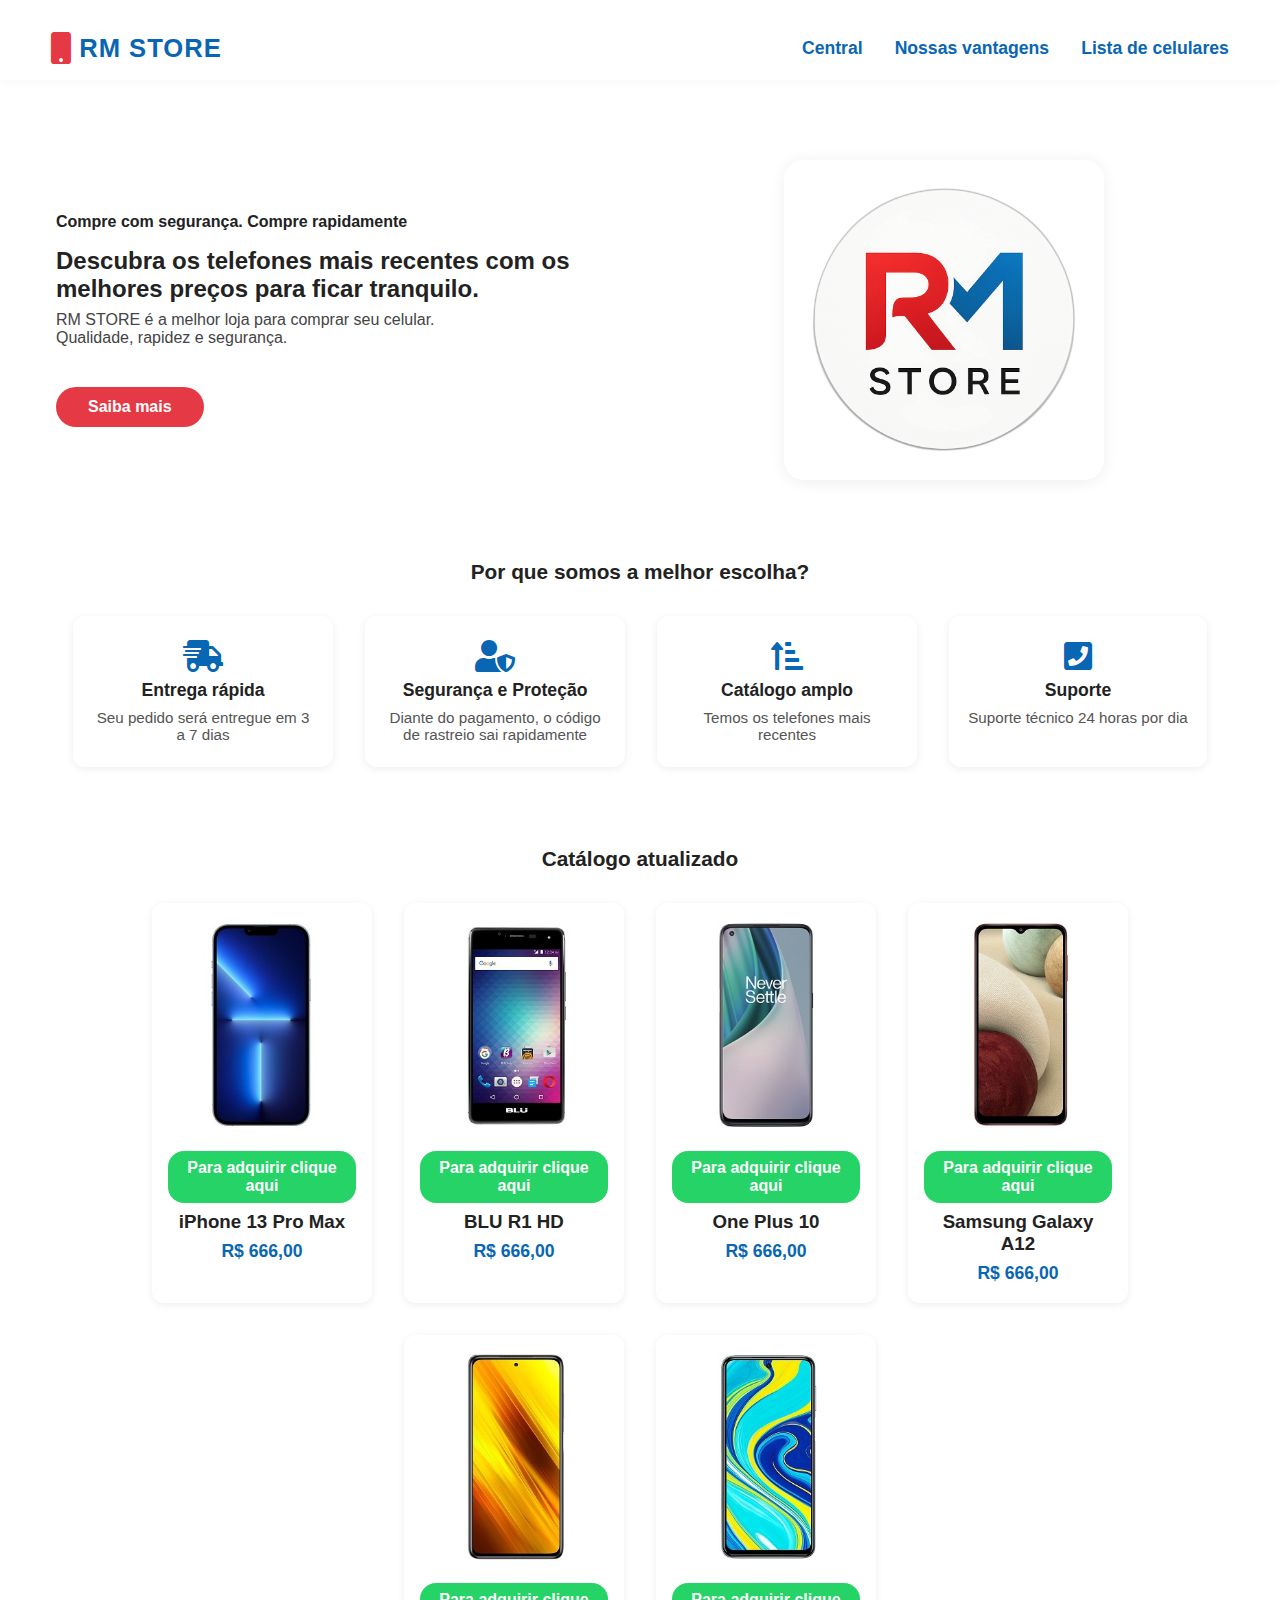
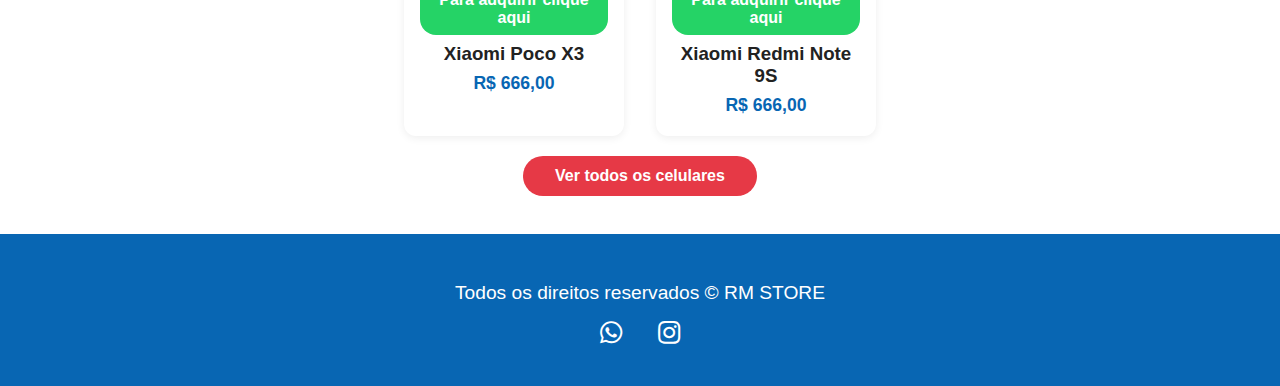
<file: index.html>
<!DOCTYPE html>
<html lang="pt-br">
<head>
    <meta charset="UTF-8">
    <meta http-equiv="X-UA-Compatible" content="IE=edge">
    <meta name="viewport" content="width=device-width, initial-scale=1.0">
    <title>📱 RM STORE</title>
    <link rel="stylesheet" href="https://pro.fontawesome.com/releases/v5.10.0/css/all.css" crossorigin="anonymous"/>
    <link rel="stylesheet" href="css/master.css">
</head>
<body>
    <nav>
        <div class="logo">
          <i class="fas fa-mobile"></i>
          <h4>RM STORE</h4>
        </div>
        <div class="bars-menu">
          <i class="fas fa-bars"></i>
        </div>
        <ul class="nav-items">
          <li class="nav-item"><a href="#" class="nav-link">Central</a></li>
          <li class="nav-item"><a href="#features" class="nav-link">Nossas vantagens</a></li>
          <li class="nav-item"><a href="#newest" class="nav-link">Lista de celulares</a></li>
        </ul>
    </nav>
     
    <!-- Banner principal -->
    <section class="banner-section">
      <div class="banner-content">
        <h4>Compre com segurança. Compre rapidamente</h4>
        <h1>Descubra os telefones mais recentes com os melhores preços para ficar tranquilo.</h1>
        <p>RM STORE é a melhor loja para comprar seu celular.<br>
          <span class="purple">Qualidade, rapidez e segurança.</span> 
        </p>
        <a href="about.html" target="_blank" class="about-btn">Saiba mais</a>
      </div>
      <div class="banner-image">
        <img src="images/phone.png" alt="RM STORE">
      </div>
    </section>
    
    <!-- Vantagens -->
    <section class="features" id="features">
      <div class="features-section">
        <h4>Por que somos a melhor escolha?</h4>
        <div class="qualities">
          <div class="quality">
            <i class="fas fa-shipping-fast"></i>
            <h3>Entrega rápida</h3>
            <p>Seu pedido será entregue em 3 a 7 dias</p>
          </div>
          <div class="quality">
            <i class="fas fa-user-shield"></i>
            <h3>Segurança e Proteção</h3>
            <p>Diante do pagamento, o código de rastreio sai rapidamente</p>
          </div>
          <div class="quality">
            <i class="fas fa-sort-amount-up-alt"></i>
            <h3>Catálogo amplo</h3>
            <p>Temos os telefones mais recentes</p>
          </div>
          <div class="quality">
            <i class="fas fa-phone-square"></i>
            <h3>Suporte</h3>
            <p>Suporte técnico 24 horas por dia</p>
          </div>
        </div>
      </div>
    </section>
    
    <!-- Catálogo -->
    <section class="newest-phones" id="newest">
      <div class="phones-section">
        <h4>Catálogo atualizado</h4>
        <div class="phones">
          <!-- Repita este bloco para cada celular -->
          <div class="phone">
            <a href="https://wa.me/5599992180675?text=Olá!%20Gostaria%20de%20comprar%20um%20celular." target="_blank">
              <img src="images/apple-iphone-13-pro-max.jpg" alt="iPhone 13 Pro Max">
            </a>
            <a href="https://wa.me/5599992180675?text=Olá!%20Gostaria%20de%20comprar%20um%20celular." target="_blank" class="btn-whatsapp">
              Para adquirir clique aqui
            </a>
            <h3>iPhone 13 Pro Max</h3>
            <p class="preco">R$ 666,00</p>
          </div>
          <div class="phone">
            <a href="https://wa.me/5599992180675?text=Olá!%20Gostaria%20de%20comprar%20um%20celular." target="_blank">
              <img src="images/blu-r1-hd.jpg" alt="BLU R1 HD" style="cursor: pointer;">
            </a>
            <a href="https://wa.me/5599992180675?text=Olá!%20Gostaria%20de%20comprar%20um%20celular." target="_blank" class="btn-whatsapp">
              Para adquirir clique aqui
            </a>
            <h3>BLU R1 HD</h3>
            <p class="preco">R$ 666,00</p>
          </div>
          <div class="phone">
            <a href="https://wa.me/5599992180675?text=Olá!%20Gostaria%20de%20comprar%20um%20celular." target="_blank">
              <img src="images/one-plus.jpg" alt="One Plus 10" style="cursor: pointer;">
            </a>
            <a href="https://wa.me/5599992180675?text=Olá!%20Gostaria%20de%20comprar%20um%20celular." target="_blank" class="btn-whatsapp">
              Para adquirir clique aqui
            </a>
            <h3>One Plus 10</h3>
            <p class="preco">R$ 666,00</p>
          </div>
          <div class="phone">
            <a href="https://wa.me/5599992180675?text=Olá!%20Gostaria%20de%20comprar%20um%20celular." target="_blank">
              <img src="images/samsung-galaxy-a1.jpg" alt="Samsung Galaxy A12" style="cursor: pointer;">
            </a>
            <a href="https://wa.me/5599992180675?text=Olá!%20Gostaria%20de%20comprar%20um%20celular." target="_blank" class="btn-whatsapp">
              Para adquirir clique aqui
            </a>
            <h3>Samsung Galaxy A12</h3>
            <p class="preco">R$ 666,00</p>
          </div>
          <div class="phone">
            <a href="https://wa.me/5599992180675?text=Olá!%20Gostaria%20de%20comprar%20um%20celular." target="_blank">
              <img src="images/xiaomi--poco-x3.jpg" alt="Xiaomi Poco X3" style="cursor: pointer;">
            </a>
            <a href="https://wa.me/5599992180675?text=Olá!%20Gostaria%20de%20comprar%20um%20celular." target="_blank" class="btn-whatsapp">
              Para adquirir clique aqui
            </a>
            <h3>Xiaomi Poco X3</h3>
            <p class="preco">R$ 666,00</p>
          </div>
          <div class="phone">
            <a href="https://wa.me/5599992180675?text=Olá!%20Gostaria%20de%20comprar%20um%20celular." target="_blank">
              <img src="images/xiaomi--redmi-note-9s.jpg" alt="Xiaomi Redmi Note 9S" style="cursor: pointer;">
            </a>
            <a href="https://wa.me/5599992180675?text=Olá!%20Gostaria%20de%20comprar%20um%20celular." target="_blank" class="btn-whatsapp">
              Para adquirir clique aqui
            </a>
            <h3>Xiaomi Redmi Note 9S</h3>
            <p class="preco">R$ 666,00</p>
          </div>
        </div>
        <div class="center-btn">
          <a href="more.html" target="_blank" class="btn">Ver todos os celulares</a>
        </div>
      </div>
    </section>
    
    <footer>
      <div class="footer-section">
        <p>Todos os direitos reservados © RM STORE </p>
        <div class="socials">
          <a href="https://wa.me/5599992180675" target="_blank"><i class="fab fa-whatsapp"></i></a>
          <a href="https://www.instagram.com/rmstore.slz" target="_blank"><i class="fab fa-instagram"></i></a>
        </div>
      </div>
    </footer>
    <script src="main.js"></script>
</body>
</html>
</file>
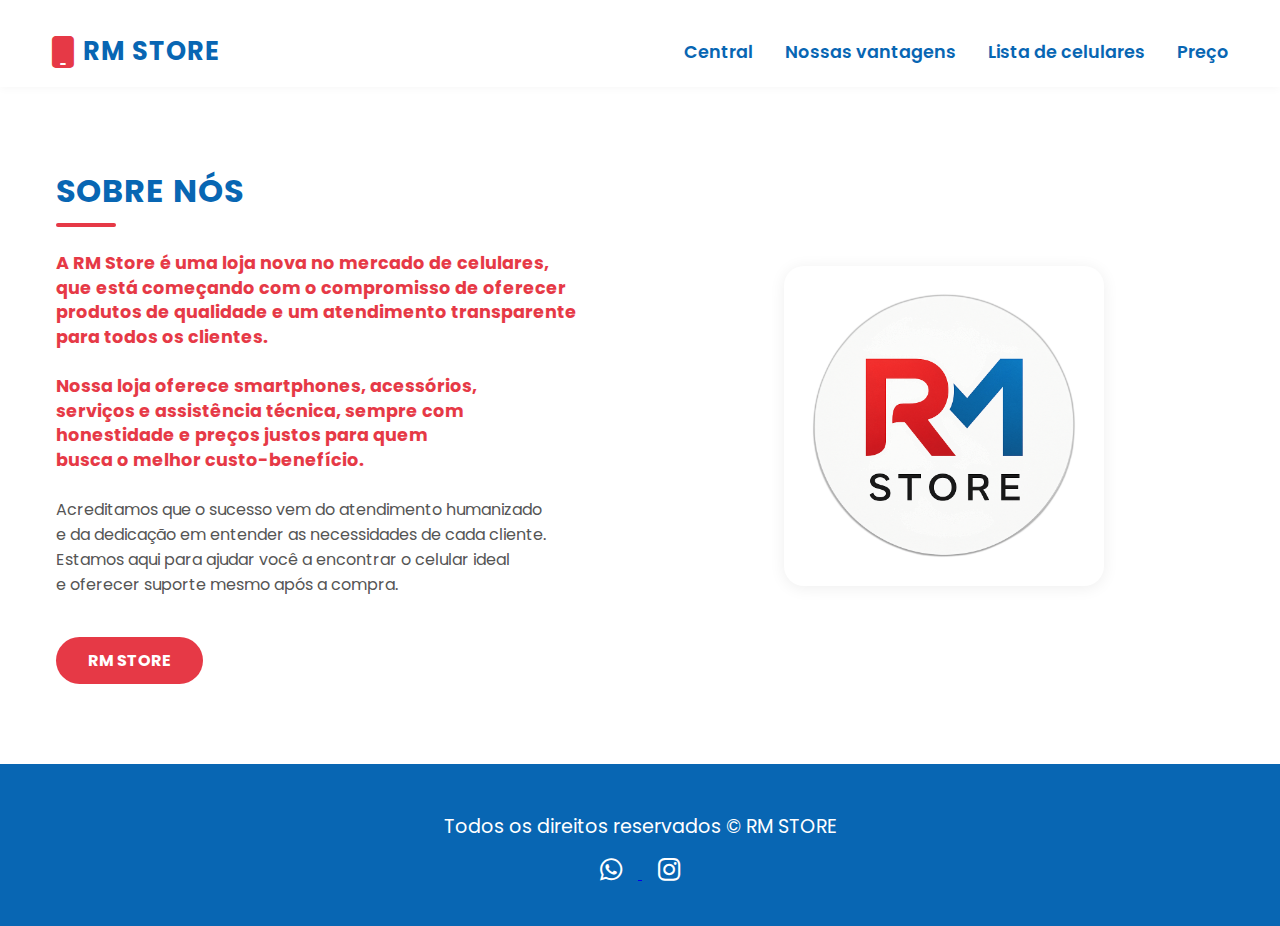
<file: about.html>
<!DOCTYPE html>
<html lang="pt-br">
<head>
  <meta charset="UTF-8">
  <meta http-equiv="X-UA-Compatible" content="IE=edge">
  <meta name="viewport" content="width=device-width, initial-scale=1.0">
  <title>RM STORE</title>
  <!-- Fontes do Google -->
  <link rel="preconnect" href="https://fonts.googleapis.com">
  <link rel="preconnect" href="https://fonts.gstatic.com" crossorigin>
  <link href="https://fonts.googleapis.com/css2?family=Cairo&family=Poppins:ital,wght@0,200;0,300;0,400;0,500;0,800;1,600;1,900&family=Work+Sans:ital,wght@0,300;0,400;0,500;0,700;0,900;1,200&display=swap" rel="stylesheet">
  <!-- CSS correto -->
  <link rel="stylesheet" href="css/master.css">
  <!-- Font Awesome -->
  <link rel="stylesheet" href="https://cdnjs.cloudflare.com/ajax/libs/font-awesome/6.5.0/css/all.min.css">
</head>
<body>

  <nav>
    <div class="logo">
      <i class="fas fa-mobile"></i>
      <h4>RM STORE</h4>
    </div>
    <div class="bars-menu">
      <i class="fas fa-bars"></i>
    </div>
    <ul class="nav-items">
      <li class="nav-item">
        <a href="index.html" class="nav-link">Central</a>
      </li>
      <li class="nav-item">
        <a href="index.html" class="nav-link">Nossas vantagens</a>
      </li>
      <li class="nav-item">
        <a href="More.html" class="nav-link">Lista de celulares</a>
      </li>
      <li class="nav-item">
        <a href="table.html" class="nav-link">Preço</a>
      </li>
    </ul>
  </nav>

  <div class="about-section">
    <div class="about-content">
      <h2>SOBRE NÓS</h2>
      <div class="about-underline"></div>
      <h3>
        A RM Store é uma loja nova no mercado de celulares,<br>
        que está começando com o compromisso de oferecer<br>
        produtos de qualidade e um atendimento transparente<br>
        para todos os clientes.<br><br>
        Nossa loja oferece smartphones, acessórios,<br>
        serviços e assistência técnica, sempre com<br>
        honestidade e preços justos para quem<br>
        busca o melhor custo-benefício.
      </h3>
      <p>
        Acreditamos que o sucesso vem do atendimento humanizado<br>
        e da dedicação em entender as necessidades de cada cliente.<br>
        Estamos aqui para ajudar você a encontrar o celular ideal<br>
        e oferecer suporte mesmo após a compra.
      </p>
      <a href="#" class="about-btn">RM STORE</a>
    </div>
    <div class="about-image">
      <img src="images/phone.png" alt="RM STORE">
    </div>
  </div>

  <footer>
    <div class="footer-section">
      <p>Todos os direitos reservados © RM STORE </p>
      <div class="socials">
        <a href="https://wa.me/5599992180675" target="_blank">
          <i class="fab fa-whatsapp"></i>
        </a>
        <a href="https://www.instagram.com/rmstore.slz" target="_blank">
          <i class="fab fa-instagram"></i>
        </a>
      </div>
    </div>
  </footer>
      <script src="main.js"></script>
</body>
</html>
</file>
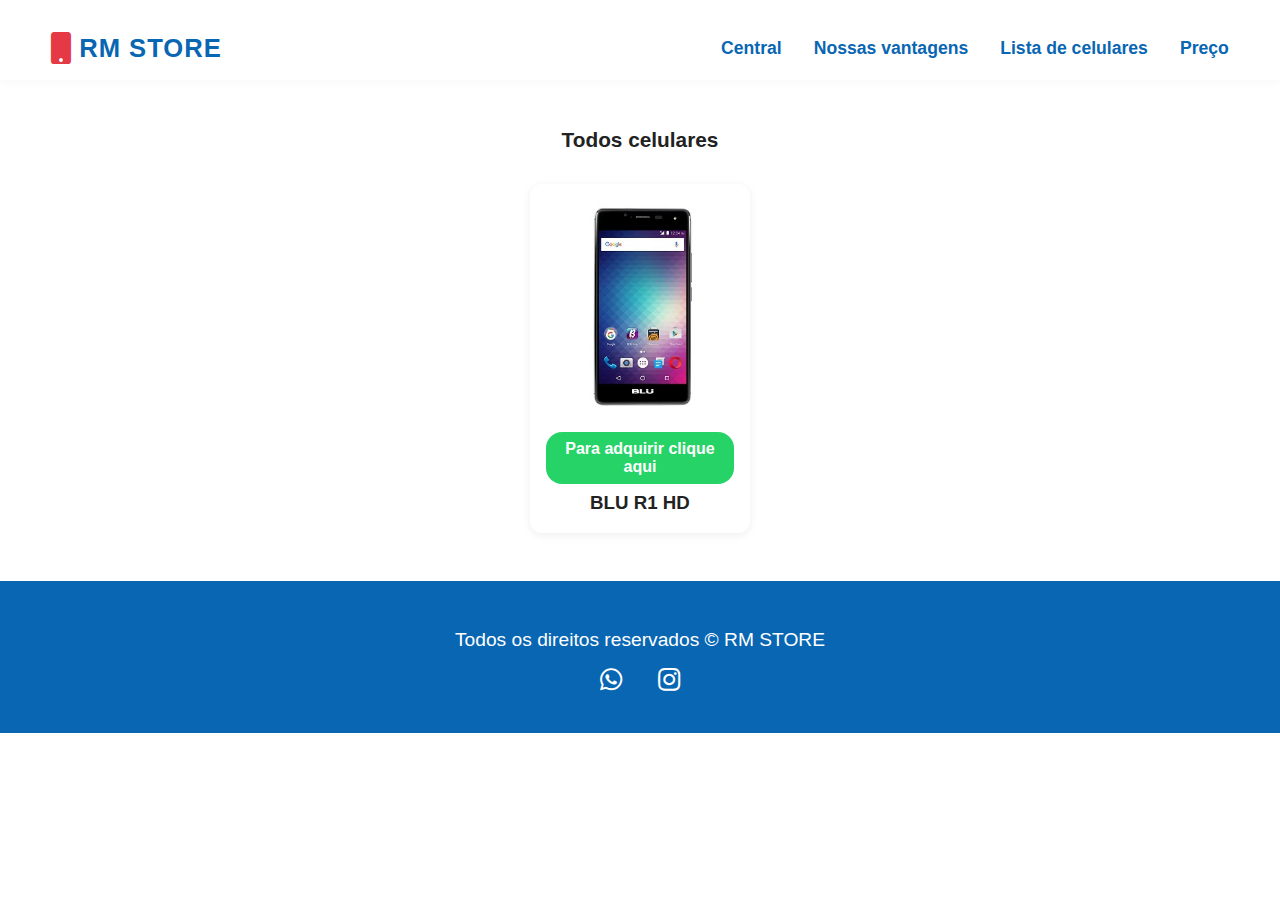
<file: more.html>
<!DOCTYPE html>
<html lang="pt-br">
<head>
    <meta charset="UTF-8">
    <meta http-equiv="X-UA-Compatible" content="IE=edge">
    <meta name="viewport" content="width=device-width, initial-scale=1.0">
    <title>Todos os celulares | RM STORE</title>
    <link rel="stylesheet" href="https://pro.fontawesome.com/releases/v5.10.0/css/all.css" crossorigin="anonymous"/>
    <link rel="stylesheet" href="css/master.css">
</head>
<body>
    <nav>
        <div class="logo">
          <i class="fas fa-mobile"></i>
          <h4>RM STORE</h4>
        </div>
        <div class="bars-menu" id="menu-toggle">
          <i class="fas fa-ellipsis-v"></i> <!-- Três pontinhos verticais -->
        </div>
        <ul class="nav-items" id="nav-items">
          <li class="nav-item"><a href="index.html" class="nav-link">Central</a></li>
          <li class="nav-item"><a href="index.html#features" class="nav-link">Nossas vantagens</a></li>
          <li class="nav-item"><a href="more.html" class="nav-link">Lista de celulares</a></li>
          <li class="nav-item"><a href="table.html" class="nav-link">Preço</a></li>
        </ul>
    </nav>

    <section class="newest-phones" id="newest">
        <div class="phones-section">
          <h4>Todos celulares</h4>
          <div class="phones">
            <div class="phone">
              <a href="https://wa.me/5599992180675?text=Olá!%20Gostaria%20de%20comprar%20um%20celular." target="_blank">
                <img src="images/blu-r1-hd.jpg" alt="Clique para comprar no WhatsApp">
              </a>
              <a href="https://wa.me/5599992180675?text=Olá!%20Gostaria%20de%20comprar%20um%20celular." target="_blank" class="btn-whatsapp">
                Para adquirir clique aqui
              </a>
              <h3>BLU R1 HD</h3>
            </div>
            <!-- Adicione mais blocos .phone para outros celulares -->
          </div>
        </div>
    </section>
      
    <footer>
      <div class="footer-section">
        <p>Todos os direitos reservados © RM STORE</p>
        <div class="socials">
          <a href="https://wa.me/5599992180675" target="_blank"><i class="fab fa-whatsapp"></i></a>
          <a href="https://www.instagram.com/rmstore.slz" target="_blank"><i class="fab fa-instagram"></i></a>
        </div>
      </div>
    </footer>
        <script src="main.js"></script>
</body>
</html>
</file>
<file: css/master.css>
@import url("https://fonts.googleapis.com/css2?family=Lalezar&display=swap");
@import url("https://fonts.googleapis.com/css2?family=Tajawal:wght@300;700&display=swap");

/* Variáveis de cor */
:root {
  --azul: #0866b3;
  --vermelho: #e63946;
  --vermelho-claro: #ff6b81;
  --cinza: #f5f6fa;
  --preto: #222;
  --branco: #fff;
  --cinza-texto: #555;
  --fonte-principal: 'Poppins', 'Cairo', 'Work Sans', Arial, sans-serif;
}

/* Reset básico */
* {
  margin: 0;
  padding: 0;
  box-sizing: border-box;
}

body {
  font-family: var(--fonte-principal);
  background: var(--branco);
  color: var(--preto);
  min-height: 100vh;
}

/* NAVBAR */
nav {
  display: flex;
  align-items: center;
  justify-content: space-between;
  padding: 2rem 4vw 1rem 4vw;
  background: var(--branco);
  box-shadow: 0 2px 8px rgba(0,0,0,0.03);
  position: relative;
  z-index: 10;
}

.logo {
  display: flex;
  align-items: center;
  gap: 0.5rem;
}

.logo i {
  color: var(--vermelho);
  font-size: 2rem;
}

.logo h4 {
  color: var(--azul);
  font-size: 1.6rem;
  font-weight: bold;
  letter-spacing: 1px;
}

/* Menu hamburguer (três pontinhos) */
.bars-menu {
  display: none;
  font-size: 2rem;
  color: var(--azul, #0866b3);
  cursor: pointer;
  margin-left: auto;
}

.nav-items {
  display: flex;
  gap: 2rem;
  list-style: none;
}

.nav-link {
  color: var(--azul);
  text-decoration: none;
  font-weight: 600;
  font-size: 1.1rem;
  transition: color 0.2s;
}

.nav-link:hover {
  color: var(--vermelho);
}

@media (max-width: 900px) {
  .bars-menu {
    display: block;
  }
  .nav-items {
    display: none;
    position: absolute;
    top: 70px;
    right: 0;
    background: #fff;
    flex-direction: column;
    width: 100vw;
    box-shadow: 0 2px 8px rgba(0,0,0,0.1);
    z-index: 99;
    padding: 1rem 0;
    gap: 1.2rem;
    align-items: center;
  }
  .nav-items.active {
    display: flex;
  }
  nav {
    position: relative;
  }
}

/* ABOUT SECTION */
.about-section {
  display: flex;
  align-items: center;
  justify-content: center;
  gap: 3rem;
  max-width: 1200px;
  margin: 3rem auto;
  padding: 2rem 1rem;
}

.about-content {
  flex: 1;
  display: flex;
  flex-direction: column;
  align-items: flex-start;
}

.about-content h2 {
  color: var(--azul);
  font-size: 2rem;
  font-weight: bold;
  margin-bottom: 0.5rem;
  text-transform: uppercase;
  letter-spacing: 1px;
}

.about-underline {
  width: 60px;
  height: 4px;
  background: var(--vermelho);
  border-radius: 2px;
  margin-bottom: 1.5rem;
}

.about-content h3 {
  color: var(--vermelho);
  font-size: 1.1rem;
  font-weight: bold;
  margin-bottom: 1.5rem;
  line-height: 1.4;
}

.about-content p {
  color: var(--cinza-texto);
  font-size: 1rem;
  margin-bottom: 1.5rem;
}

.about-btn {
  display: inline-block;
  background: var(--vermelho);
  color: #fff;
  padding: 0.7rem 2rem;
  border-radius: 2rem;
  text-decoration: none;
  font-weight: bold;
  margin-top: 1rem;
  transition: background 0.2s;
  border: none;
  cursor: pointer;
}

.about-btn:hover {
  background: var(--azul);
}

.about-image {
  flex: 1;
  display: flex;
  align-items: center;
  justify-content: center;
}

.about-image img {
  max-width: 320px;
  width: 100%;
  border-radius: 20px;
  box-shadow: 0 2px 16px rgba(0,0,0,0.07);
}

/* BANNER SECTION */
.banner-section {
  display: flex;
  align-items: center;
  justify-content: center;
  gap: 3rem;
  max-width: 1200px;
  margin: 3rem auto 2rem auto;
  padding: 2rem 1rem;
}

.banner-content {
  flex: 1;
  min-width: 260px;
}

.banner-content h1 {
  font-size: 1.5rem;
  margin: 1rem 0 0.5rem 0;
  font-weight: bold;
}

.banner-content h4 {
  font-size: 1rem;
  font-weight: bold;
  margin-bottom: 0.5rem;
}

.banner-content p {
  margin-bottom: 1.5rem;
  color: #444;
}

.banner-image {
  flex: 1;
  display: flex;
  align-items: center;
  justify-content: center;
}

.banner-image img {
  max-width: 320px;
  width: 100%;
  border-radius: 20px;
  box-shadow: 0 2px 16px rgba(0,0,0,0.07);
}

/* Features (vantagens) */
.features-section {
  max-width: 1200px;
  margin: 2rem auto;
  padding: 1rem;
}

.features-section h4 {
  text-align: center;
  font-size: 1.3rem;
  margin-bottom: 2rem;
  font-weight: bold;
}

.qualities {
  display: flex;
  gap: 2rem;
  justify-content: center;
  flex-wrap: wrap;
}

.quality {
  background: #fff;
  border-radius: 12px;
  box-shadow: 0 2px 8px rgba(0,0,0,0.07);
  padding: 1.5rem 1.2rem;
  min-width: 200px;
  max-width: 260px;
  text-align: center;
  margin-bottom: 1rem;
}

.quality i {
  font-size: 2rem;
  color: var(--azul, #0866b3);
  margin-bottom: 0.5rem;
}

.quality h3 {
  font-size: 1.1rem;
  margin-bottom: 0.5rem;
  font-weight: bold;
}

.quality p {
  font-size: 0.95rem;
  color: #555;
}

/* Phones (catálogo) */
.phones-section {
  max-width: 1200px;
  margin: 2rem auto;
  padding: 1rem;
}

.phones-section h4 {
  text-align: center;
  font-size: 1.3rem;
  margin-bottom: 2rem;
  font-weight: bold;
}

.phones {
  display: flex;
  flex-wrap: wrap;
  gap: 2rem;
  justify-content: center;
}

.phone {
  background: #fff;
  border-radius: 12px;
  box-shadow: 0 2px 8px rgba(0,0,0,0.07);
  padding: 1.2rem 1rem;
  min-width: 180px;
  max-width: 220px;
  text-align: center;
}

.phone img {
  max-width: 120px;
  margin-bottom: 0.7rem;
  border-radius: 10px;
}

.btn-whatsapp {
  display: inline-block;
  background: #25d366;
  color: #fff;
  padding: 0.5rem 1.2rem;
  border-radius: 1rem;
  text-decoration: none;
  font-weight: bold;
  margin: 0.5rem 0;
  transition: background 0.2s;
}

.btn-whatsapp:hover {
  background: #128c7e;
}

.center-btn {
  text-align: center;
  margin-top: 2rem;
}

.btn {
  background: var(--vermelho, #e63946);
  color: #fff;
  padding: 0.7rem 2rem;
  border-radius: 2rem;
  text-decoration: none;
  font-weight: bold;
  transition: background 0.2s;
}

.btn:hover {
  background: var(--azul, #0866b3);
}

/* PREÇO */
.preco {
  color: #0866b3;
  font-weight: bold;
  font-size: 1.1rem;
  margin-top: 0.5rem;
}

/* FOOTER */
footer {
  background-color: var(--azul);
  color: white;
  padding: 3rem 0 1.5rem 0;
}

.footer-section {
  display: flex;
  flex-direction: column;
  align-items: center;
  max-width: 1366px;
  margin: 0 auto;
  padding: 0 5rem;
}

.footer-section p {
  font-size: 1.2rem;
  margin-bottom: 1rem;
  text-align: center;
}

.footer-section .socials {
  margin-bottom: 1rem;
}

.footer-section .socials i {
  padding: 0 1rem;
  font-size: 1.6rem;
  color: white;
  transition: all 0.3s;
}

.footer-section .socials i:hover {
  color: var(--vermelho-claro);
  cursor: pointer;
}

/* RESPONSIVO */
@media (max-width: 900px) {
  .about-section {
    flex-direction: column;
    text-align: center;
    gap: 2rem;
  }
  .about-content, .about-image {
    align-items: center;
    justify-content: center;
  }
  .about-content {
    align-items: center;
  }
  nav {
    flex-direction: column;
    gap: 1rem;
    padding: 1.5rem 2vw 1rem 2vw;
  }
  .nav-items {
    flex-direction: column;
    gap: 1rem;
  }
  .banner-section {
    flex-direction: column;
    text-align: center;
    gap: 2rem;
  }
  .banner-content, .banner-image {
    align-items: center;
    justify-content: center;
  }
  .qualities, .phones {
    flex-direction: column;
    align-items: center;
  }
}

@media (max-width: 600px) {
  .about-section {
    padding: 1rem 0.5rem;
    gap: 1.5rem;
  }
  .about-image img {
    max-width: 90vw;
  }
  .footer-section {
    padding: 0 1rem;
  }
  nav {
    padding: 1rem 1vw 1rem 1vw;
  }
  .banner-section, .features-section, .phones-section {
    padding: 1rem 0.5rem;
    gap: 1.5rem;
  }
  .banner-image img {
    max-width: 90vw;
  }
}
</file>
